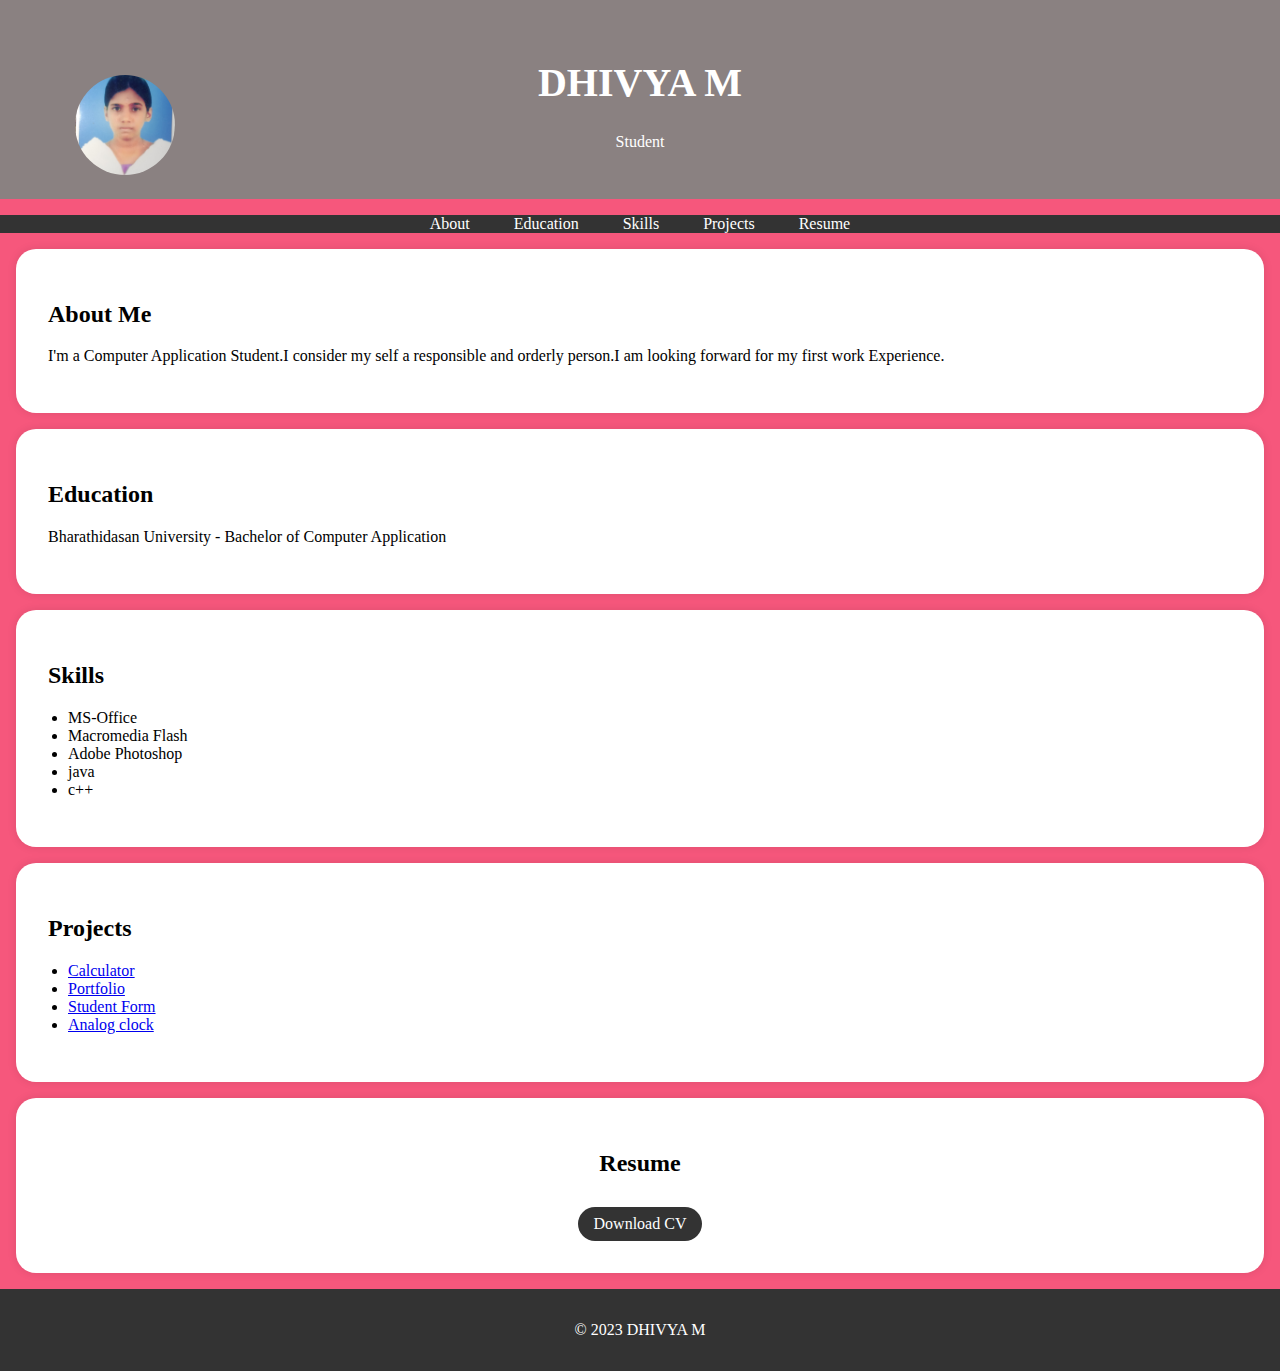
<file: index.html>
<!DOCTYPE html>
<html>
<head>
    <title>Portfolio</title>
    <style>
        body {
            font-family: 'Times New Roman', Times, serif;
            margin: 0;
            padding: 0;
            background-color: #f6577c;
        }

        header {
            background-color: #8a8181;
            color: #fff;
            text-align: center;
            padding: 2rem 0;
            position: relative; /* Add this */
        }

        .header-content h1 {
            font-size: 2.5rem;
        }

        /* Add styles for the round profile picture */
        .profile-picture {
            width: 100px; /* Adjust the size as needed */
            height: 100px;
            border-radius: 75%; /* Create a circular shape */
            object-fit: cover; /* To ensure the image fills the circular area */
            position: absolute; /* Add this */
            top: 75px; /* Adjust top position as needed */
            left: 75px; /* Adjust left position as needed */
        }

        nav {
            background-color: #333;
            color: #fff;
            text-align: center;
        }

        nav ul {
            list-style-type: none;
            padding: 0;
        }

        nav ul li {
            display: inline;
            margin: 0 20px;
        }

        nav ul li a {
            text-decoration: none;
            color: #fff;
        }

        .section-content {
            background-color: #fff;
            padding: 2rem;
            margin: 1rem;
            border-radius: 20px;
            box-shadow: 0 0 10px rgba(0, 0, 0, 0.1);
            text-align: justify;
        }

        .download-button {
            background-color: #333;
            color: #fff;
            padding: 0.5rem 1rem;
            text-decoration: none;
            border-radius: 20px;
            display: inline-block;
            margin-top: 10px;
            align-self: center;
        }

        .download-button:hover {
            background-color: #555;
        }

        footer {
            text-align: center;
            padding: 1rem 0;
            background-color: #333;
            color: #fff;
        }

        ul {
            list-style-type: disc;
            padding-left: 20px;
        }
    </style>
</head>
<body>
    <header>
        <div class="header-content">
            <!-- Add your profile picture here -->
            <img src="./pic.jpg" alt="Your Profile Picture" class="profile-picture">
            <h1>DHIVYA M</h1>
            <p>Student</p>
        </div>
    </header>

    <nav>
        <ul>
            <li><a href="#about">About</a></li>
            <li><a href="#education">Education</a></li>
            <li><a href="#skills">Skills</a></li>
            <li><a href="#projects">Projects</a></li>
            <li><a href="#resume">Resume</a></li>
           
        </ul>
    </nav>

    <section id="about">
        <div class="section-content">
            <h2>About Me</h2>
            <p>I'm a Computer Application Student.I consider my self a responsible and orderly person.I am looking forward for my first work Experience.</p>
        </div>
    </section>

    <section id="education">
        <div class="section-content">
            <h2>Education</h2>
            <p>Bharathidasan University  - Bachelor of Computer Application</p>
            
            
        </div>
    </section>

    <section id="skills">
        <div class="section-content">
            <h2>Skills</h2>
            <ul>
                <li>MS-Office</li>
                <li>Macromedia Flash</li>
                <li>Adobe Photoshop</li>
                <li>java</li>
                <li>c++</li>
            </ul>
        </div>
    </section>

    <section id="projects">
        <div class="section-content">
            <h2>Projects</h2>
            <ul>
                <li><a href="file:///C:/Users/Admin/Desktop/Dhivya/calculator/index.html">Calculator</a></li>
                <li><a href="file:///C:/Users/Admin/Desktop/Dhivya/profile/index.html">Portfolio</a></li>
                <li><a href="file:///C:/Users/Admin/Desktop/Dhivya/Student%20Form/index.html">Student Form </a></li>
                <li><a href="file:///C:/Users/Admin/Desktop/Dhivya/clock/index.html">Analog clock</a></li>

                <!-- Add more project links here -->
            </ul>
        </div>
    </section>

    <section id="resume">
    
        <div class="section-content">
            <center>
            <h2>Resume</h2>
            <a href="./DHIVYA M CV.pdf" target="_blank" class="download-button">Download CV</a>
        </center>
        </div>
        
    </section>

    <footer>
        <p>&copy; 2023 DHIVYA M</p>
    </footer>

    <script>
        // Smooth scrolling to section when clicking on navigation links
        document.querySelectorAll('a[href^="#"]').forEach(anchor => {
            anchor.addEventListener('click', function(e) {
                e.preventDefault();

                const targetId = this.getAttribute('href').substring(1);
                const targetElement = document.getElementById(targetId);

                if (targetElement) {
                    window.scrollTo({
                        top: targetElement.offsetTop,
                        behavior: 'smooth'
                    });
                }
            });
        });
    </script>
</body>
</html>
</file>
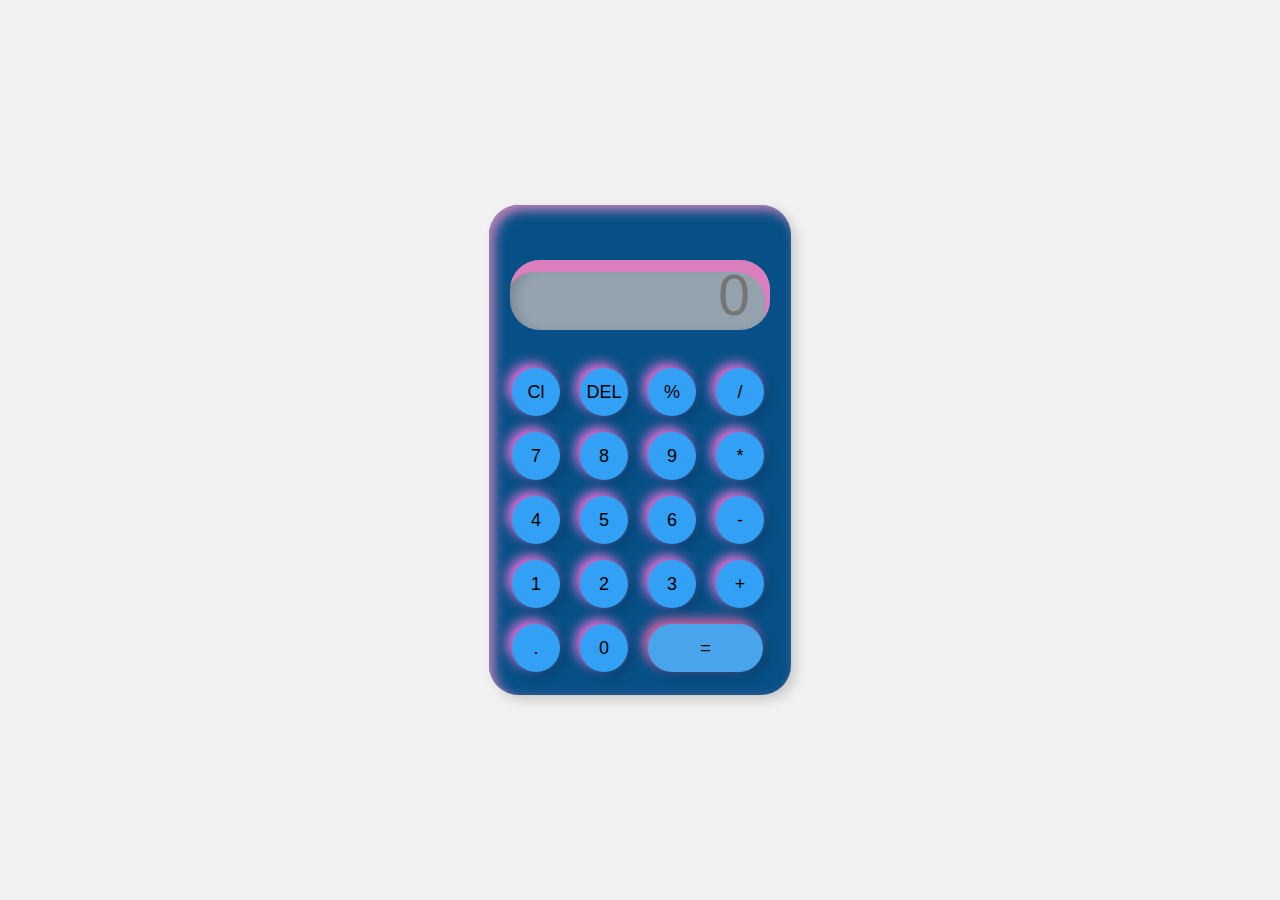
<file: calculator/index.html>
<!DOCTYPE html>
<html lang="en">
<head>
    <meta charset="UTF-8">
    <meta http-equiv="X-UA-compatiple" content="IE=Edge">
    <meta name="viewport" content="width=device-width, initial-scale=1.0">
    <link rel="stylesheet" href="style.css">
    <title>Calculator</title>
</head>
<body>
    <div class="container">
         <div class="Calculator">
            <input type="text" placeholder="0" id="output-screen">
            <button onclick="Clear()">Cl</button>
            <button onclick="del()">DEL</button>
            <button onclick="display('%')">%</button>
            <button onclick="display('/')">/</button>
            <button onclick="display('7')">7</button>
            <button onclick="display('8')">8</button>
            <button onclick="display('9')">9</button>
            <button onclick="display('*')">*</button>
            <button onclick="display('4')">4</button>
            <button onclick="display('5')">5</button>
            <button onclick="display('6')">6</button>
            <button onclick="display('-')">-</button>
            <button onclick="display('1')">1</button>
            <button onclick="display('2')">2</button>
            <button onclick="display('3')">3</button>
            <button onclick="display('+')">+</button>
            <button onclick="display('.')">.</button>
            <button onclick="display('0')">0</button>
            <button onclick="Calculate()" class="equal">=</button>
         </div>
    </div>

    <script>
        let outputScreen = document.getElementById("output-screen");
        
        function display(num){
            outputScreen.value += num;
        }
        function Calculate(){
            try{
                outputScreen.value = eval(outputScreen.value);
            }
            catch(err)
            {
                alert("Invalid")
            }
        }
        function Clear(){
            outputScreen.value ="";
        }
        function del(){
            outputScreen.value = outputScreen.value.slice(0,-1);
        }
    </script>
</body>
</html>
</file>
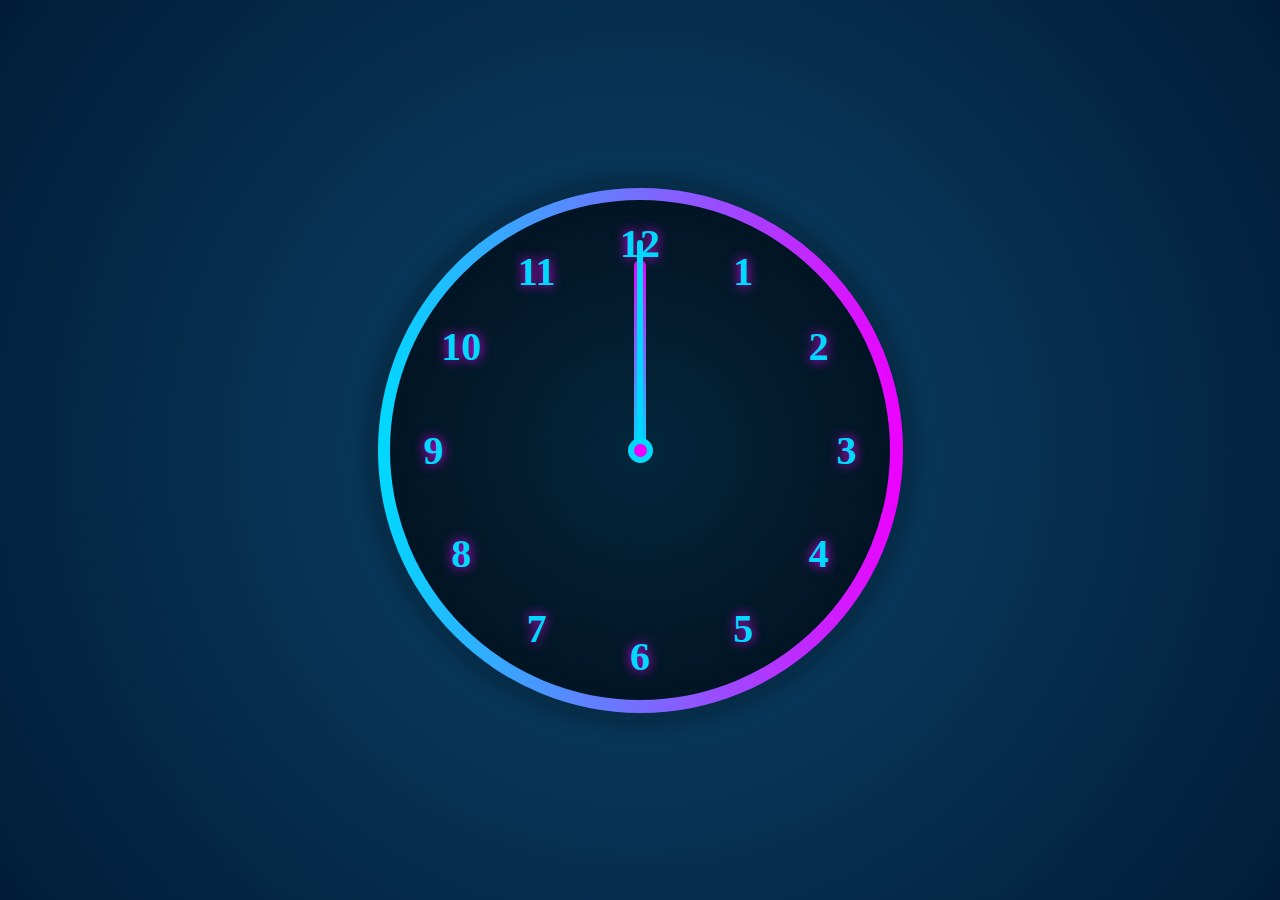
<file: clock/index.html>
<!DOCTYPE html>
<html lang="en">
<head>
    <meta charset="UTF-8">
    <meta name="viewport" content="width=device-width, initial-scale=1.0">
    <meta name="author" content="Jomdeveloper">
    <title>Analog Clock</title>
    <link href="style.css" rel="stylesheet">
</head>
<body>
    <div class="clock">
        <div class="number" style="--n:1"><b>1</b></div>
        <div class="number" style="--n:2"><b>2</b></div>
        <div class="number" style="--n:3"><b>3</b></div>
        <div class="number" style="--n:4"><b>4</b></div>
        <div class="number" style="--n:5"><b>5</b></div>
        <div class="number" style="--n:6"><b>6</b></div>
        <div class="number" style="--n:7"><b>7</b></div>
        <div class="number" style="--n:8"><b>8</b></div>
        <div class="number" style="--n:9"><b>9</b></div>
        <div class="number" style="--n:10"><b>10</b></div>
        <div class="number" style="--n:11"><b>11</b></div>
        <div class="number" style="--n:12"><b>12</b></div>  
        <div class="hour-hand" id="hour-hand"></div>
        <div class="minute-hand" id="minute-hand"></div>
        <div class="second-hand" id="second-hand"></div>
        <div class="center-dot"></div>
    </div>
    <script type="text/javascript" src="script.js"></script> 
</body>
</html>
</file>
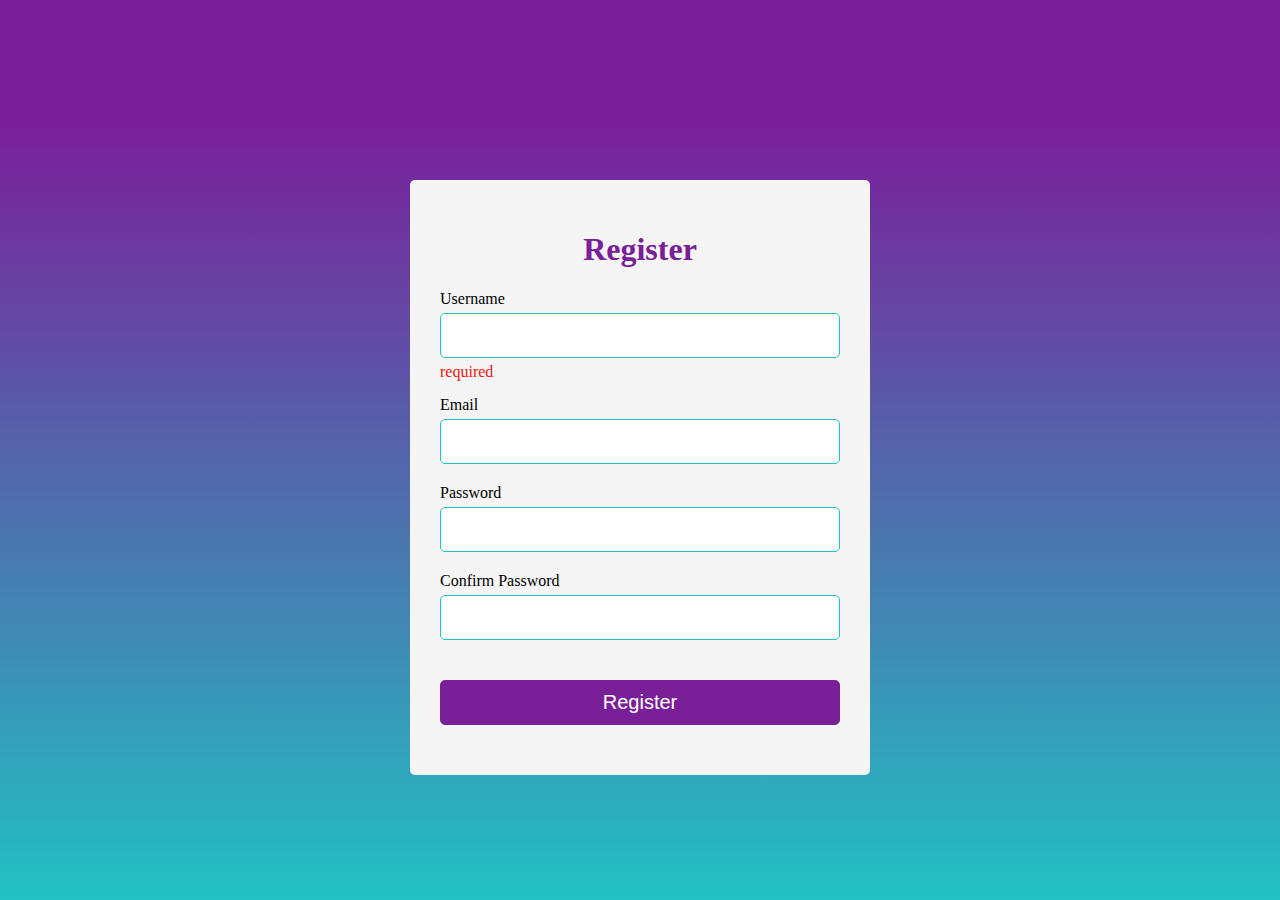
<file: Student Form/index.html>
<!DOCTYPE html>
<html lang="en">
<head>
    <meta charset="UTF-8">
    <meta http-equiv="X-UA-Compatible" content="IE=edge">
    <meta name="viewport" content="width=device-width, initial-scale=1.0">
    <link rel="stylesheet" href="style.css">
    <script src="app.js" defer></script>
    <title>Register</title>
</head>
<body>
    <div class="container">
       <form action="" id="form">
           <h1>Register</h1>
            <div class="input-group">
                 <label for="username">Username</label>
                 <input type="text" id="username" name="username">
                 <div class="error">required</div>
            </div>
            <div class="input-group">
                <label for="email">Email</label>
                <input type="text" id="email" name="email">
                <div class="error"></div>
           </div>
           <div class="input-group">
            <label for="password">Password</label>
            <input type="password" id="password" name="password">
            <div class="error"></div>
       </div>
       <div class="input-group">
        <label for="cpassword">Confirm Password</label>
        <input type="password" id="cpassword" name="cpassword">
        <div class="error"></div>
       </div>
        <button type="submit">Register</button>
       </form>
    </div>
</body>
</html>
</file>
<file: calculator/style.css>
*{
    margin: 0;
    padding: 0;
    box-sizing: border-box;
    background-color: #f1f1f1;
    font-family: sans-serif;
    outline: none;
}
.container{
    height: 100vh;
    display: flex;
    justify-content: center;
    align-items: center;
}
.Calculator{
    background-color: #075087;
    padding: 15px;
    border-radius: 30px;
    box-shadow: inset 5px 5px 12px #c583b9,
                      5px 5px 12px rgba(0,0,0,.16);
    display: grid;
    grid-template-columns: repeat(4,68px);                  
}
input{
    grid-column: 4 span;
    height: 70px;
    width: 260px;
    background-color: #93a2ad;
    box-shadow: inset -5px 12px #db7ebd,
                inset 5px 5px 12px rgba(0,0,0,.16);
    border: none;
    border-radius: 30px;
    color: rgb(70, 70, 70);
    font-size: 57px;
    text-align: end; 
    margin: auto; 
    margin-top: 40px; 
    margin-bottom: 30px;
    padding: 20px;         
}
button{
    height: 48px;
    width: 48px;
    background-color: #32a1f5;
    box-shadow: -5px -5px 12px #e16ed5,
                   5px 5px 12px rgba(0,0,0,.16);
    border: none;               
    border-radius: 50%;
    margin: 8px;  
    font-size: 18px;       
}
.equal{
    width: 115px;
    border-radius: 40px;
    background-color: #48a5ec;
    box-shadow: -5px -5px 12px #db61a4,
                   5px 5px 12px rgba(0,0,0,.16);
}
</file>
<file: clock/style.css>
* {
    margin: 0;
    padding: 0;
    box-sizing: border-box;
    font-family: 'Times New Roman', Times, serif;

}

body{
    display: flex;
    justify-content: center;
    align-items: center;
    height: 100vh;
    background: radial-gradient(circle, #0b456b, #021c37);
}

.clock{
    width: 500px;
    height: 500px;
    position: relative;
    background-color: lightgray;
    border-radius: 50%;
    display: flex;
    justify-content: center;
    align-items: center;
    background: radial-gradient(circle, #05263c, #000d1a);
}

.clock::before {
    content: "";
    width: 525px;
    height: 525px;
    position: absolute;
    border-radius: 50%;
    background: linear-gradient(to right,#00d9ff, #ee00ff);
    box-shadow: 0 0 15px 15px rgba(0, 0, 0, 0.2);
    z-index: -1;
}

.number{
    transform: rotate(calc(30deg * var(--n)));
    position: absolute;
    text-align: center;
    inset: 20px;
    font-size: 40px;
    color: #00d9ff;
    text-shadow: 0 0 12px #ee00ff;
}

.number b {
    transform: rotate(calc(-30deg * var(--n)));
    display: inline-block;
}

.center-dot {
    position: absolute;
    width: 25px;
    height: 25px;
    background-color: #ee00ff;
    border-radius: 50% ;
    border :6px solid #00d9ff;
} 

.hour-hand, .minute-hand, .second-hand {
    --rotate: 0;
    position: absolute;
    left: 50%;
    bottom: 50%;
    transform: translate(-50%) rotate(calc(var(--rotate) * 1deg));
    transform-origin: bottom;
    border-radius: 30px 30px 0 0 ;
}

.hour-hand {
    width: 12px;
    height: 130px;
    background: linear-gradient(#00d9ff, #ee00ff);
}

.minute-hand {
    width: 12px;
    height: 190px;
    background: linear-gradient(to top, #00d9ff, #ee00ff);
}

.second-hand{
    width: 6px;
    height: 210px;
    background-color: #00d9ff;
}
</file>
<file: Student Form/style.css>
body{
    background: rgb(34, 193, 195);
    background: linear-gradient(0deg,rgba(34,193,195,1)0%, rgba(121,32,153,1)86%);
    background-attachment: fixed;
    margin: 0;
    font-family: 'Times New Roman', Times, serif;
}

#form{
    width: 400px;
    margin: 20vh auto 0 auto;
    background-color: whitesmoke;
    border-radius: 5px;
    padding: 30px;
}

h1{
    text-align: center;
    color: #792099;
}

#form button{
    background-color: #792099;
    color: white;
    border: 1px solid #792099;
    border-radius: 5px;
    padding: 10px;
    margin: 20px 0px;
    cursor: pointer;
    font-size: 20px;
    width: 100%;
}

.input-group{
    display:flex;
    flex-direction: column;
    margin-bottom: 15px;
}

.input-group input{
    border-radius: 5px;
    font-size: 20px;
    margin-top: 5px;
    padding: 10px;
    border: 1px solid rgb(34, 193, 195) ;
}

.input-group input:focus{
    outline: 0;
}

.input-group .error{
    color: rgb(242,18,18);
    font-size: 16px;
    margin-top: 5px;
}

.input-group.success input{
    border-color: #0cc477;
}

.input-group.error input{
    border-color: rgb(206,67,67);
}
</file>
